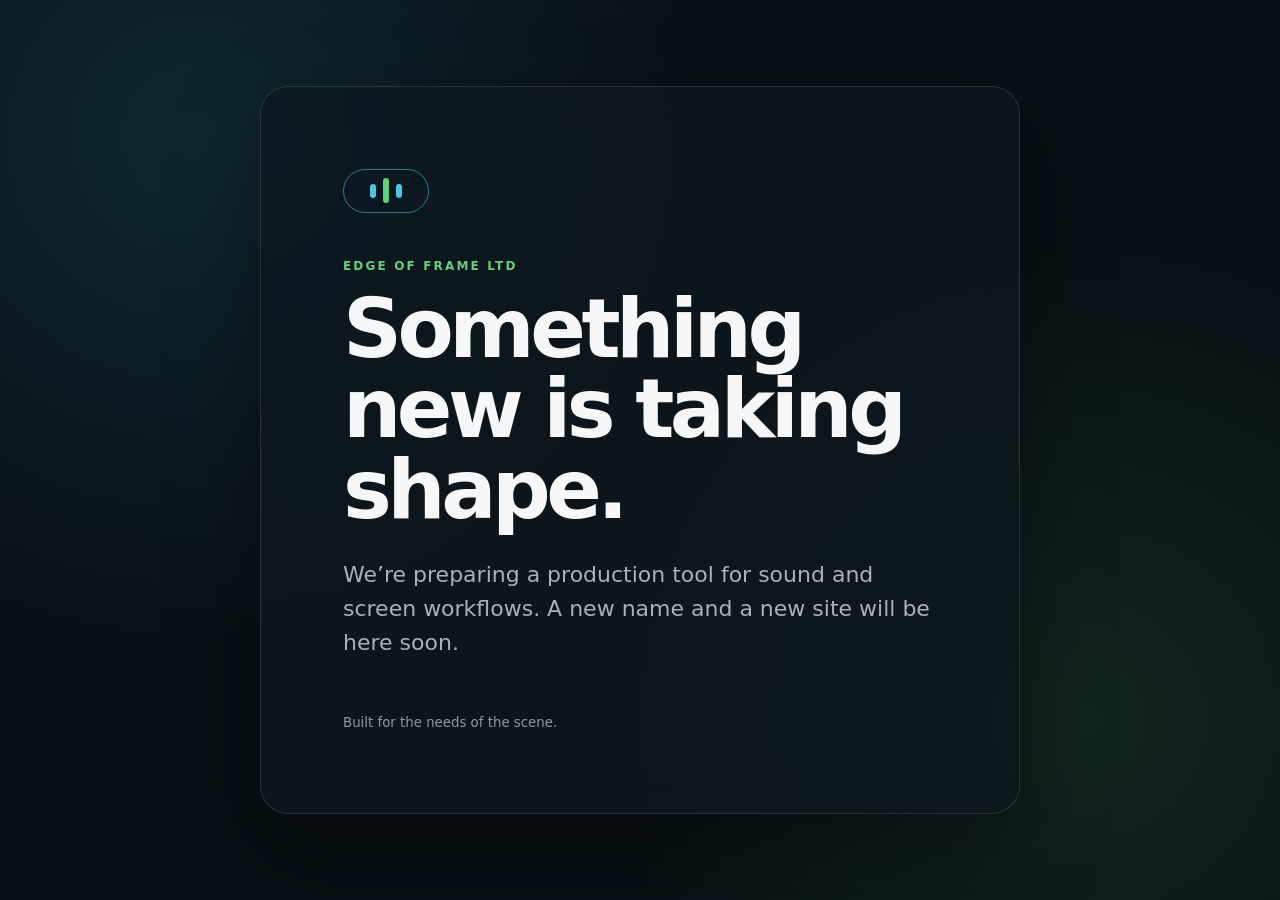
<file: index.html>
<!doctype html>
<html lang="en-GB">
<head>
  <meta charset="utf-8">
  <meta name="viewport" content="width=device-width, initial-scale=1">
  <meta name="description" content="A new production tool from Edge of Frame Ltd is taking shape.">
  <meta name="robots" content="noindex, nofollow">
  <title>Something new is taking shape</title>
  <link rel="stylesheet" href="styles.css?v=9">
</head>
<body>
  <main class="placeholder">
    <section class="placeholder-card" aria-labelledby="coming-soon-title">
      <div class="signal" aria-hidden="true"><span></span><span></span><span></span></div>
      <p class="eyebrow">Edge of Frame Ltd</p>
      <h1 id="coming-soon-title">Something new is taking shape.</h1>
      <p>We’re preparing a production tool for sound and screen workflows. A new name and a new site will be here soon.</p>
      <small>Built for the needs of the scene.</small>
    </section>
  </main>
</body>
</html>
</file>
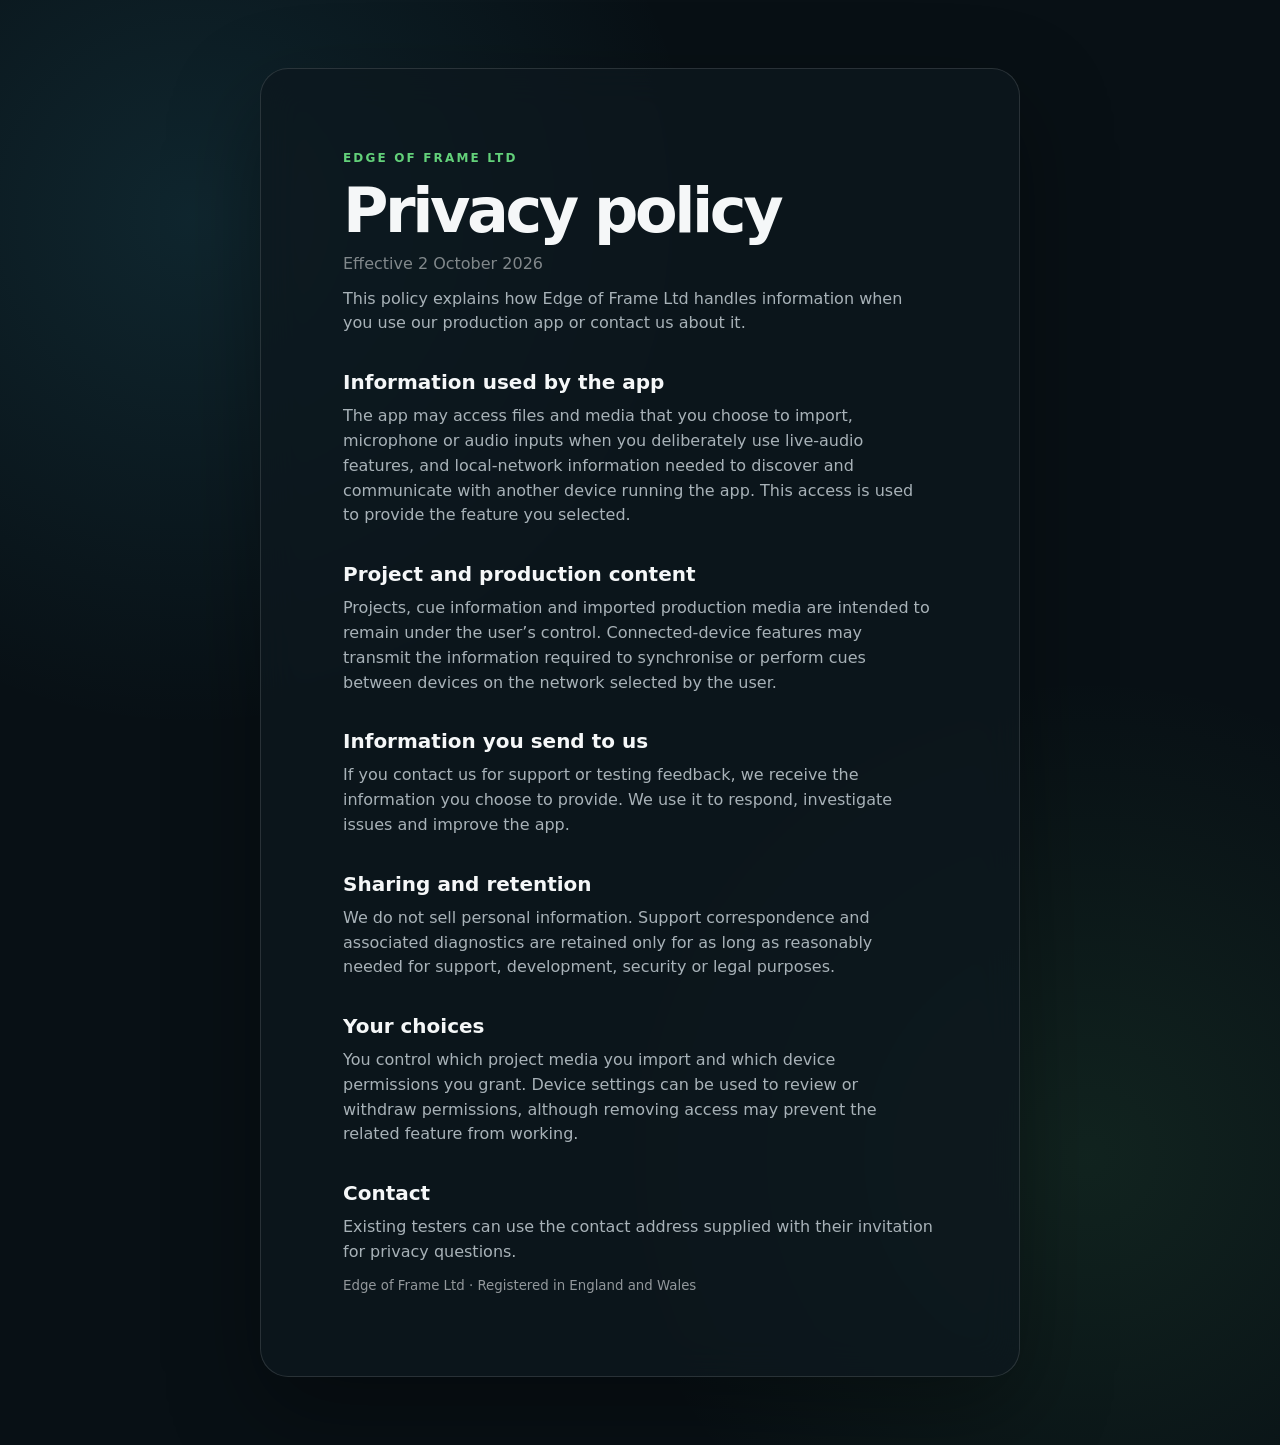
<file: privacy.html>
<!doctype html>
<html lang="en-GB">
<head>
  <meta charset="utf-8">
  <meta name="viewport" content="width=device-width, initial-scale=1">
  <meta name="robots" content="noindex, nofollow">
  <title>Privacy — Edge of Frame Ltd</title>
  <link rel="stylesheet" href="styles.css?v=9">
</head>
<body>
  <main class="placeholder"><section class="placeholder-card policy">
    <p class="eyebrow">Edge of Frame Ltd</p>
    <h1>Privacy policy</h1>
    <p class="meta">Effective 2 October 2026</p>
    <p>This policy explains how Edge of Frame Ltd handles information when you use our production app or contact us about it.</p>
    <h2>Information used by the app</h2>
    <p>The app may access files and media that you choose to import, microphone or audio inputs when you deliberately use live-audio features, and local-network information needed to discover and communicate with another device running the app. This access is used to provide the feature you selected.</p>
    <h2>Project and production content</h2>
    <p>Projects, cue information and imported production media are intended to remain under the user’s control. Connected-device features may transmit the information required to synchronise or perform cues between devices on the network selected by the user.</p>
    <h2>Information you send to us</h2>
    <p>If you contact us for support or testing feedback, we receive the information you choose to provide. We use it to respond, investigate issues and improve the app.</p>
    <h2>Sharing and retention</h2>
    <p>We do not sell personal information. Support correspondence and associated diagnostics are retained only for as long as reasonably needed for support, development, security or legal purposes.</p>
    <h2>Your choices</h2>
    <p>You control which project media you import and which device permissions you grant. Device settings can be used to review or withdraw permissions, although removing access may prevent the related feature from working.</p>
    <h2>Contact</h2>
    <p>Existing testers can use the contact address supplied with their invitation for privacy questions.</p>
    <small>Edge of Frame Ltd · Registered in England and Wales</small>
  </section></main>
</body>
</html>
</file>
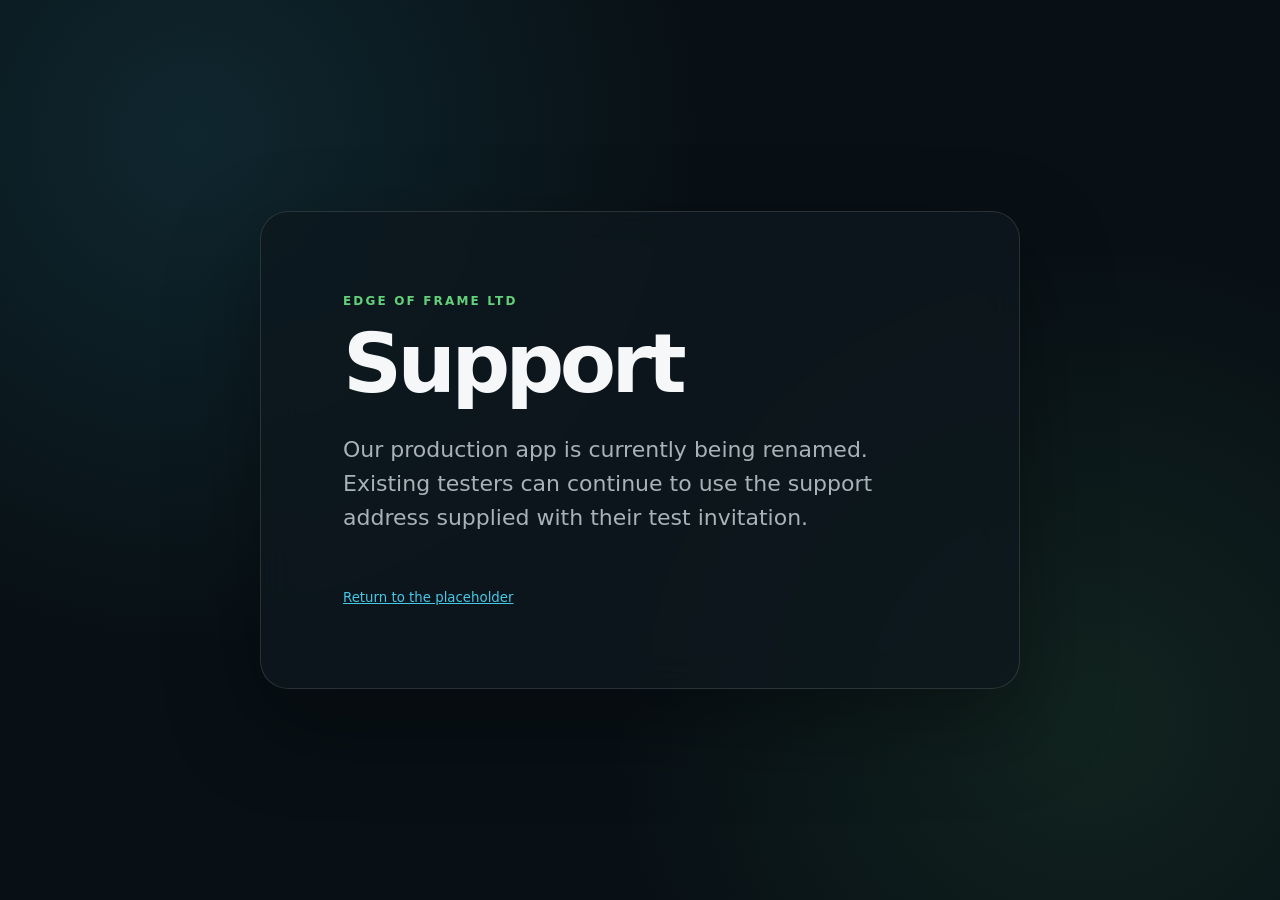
<file: support.html>
<!doctype html>
<html lang="en-GB">
<head>
  <meta charset="utf-8">
  <meta name="viewport" content="width=device-width, initial-scale=1">
  <meta name="robots" content="noindex, nofollow">
  <title>Support — Edge of Frame Ltd</title>
  <link rel="stylesheet" href="styles.css?v=9">
</head>
<body>
  <main class="placeholder"><section class="placeholder-card">
    <p class="eyebrow">Edge of Frame Ltd</p>
    <h1>Support</h1>
    <p>Our production app is currently being renamed. Existing testers can continue to use the support address supplied with their test invitation.</p>
    <small><a href="index.html">Return to the placeholder</a></small>
  </section></main>
</body>
</html>
</file>
<file: styles.css>
:root {
  color-scheme: dark;
  --ink: #f5f7f8;
  --muted: #a8b2b8;
  --line: rgba(255, 255, 255, .12);
  --green: #63d17a;
  --cyan: #46c8e8;
}

* { box-sizing: border-box; }
html, body { min-height: 100%; }

body {
  margin: 0;
  background:
    radial-gradient(circle at 15% 15%, rgba(70, 200, 232, .12), transparent 32rem),
    radial-gradient(circle at 85% 80%, rgba(99, 209, 122, .10), transparent 30rem),
    #081015;
  color: var(--ink);
  font-family: Inter, ui-sans-serif, system-ui, -apple-system, BlinkMacSystemFont, "Segoe UI", sans-serif;
}

.placeholder {
  min-height: 100vh;
  display: grid;
  place-items: center;
  padding: 28px;
}

.placeholder-card {
  width: min(760px, 100%);
  padding: clamp(36px, 8vw, 82px);
  border: 1px solid var(--line);
  border-radius: 28px;
  background: rgba(13, 24, 30, .78);
  box-shadow: 0 34px 90px rgba(0, 0, 0, .35);
  backdrop-filter: blur(18px);
}

.signal {
  width: 86px;
  height: 44px;
  display: flex;
  align-items: center;
  justify-content: center;
  gap: 7px;
  margin-bottom: 46px;
  border: 1px solid rgba(70, 200, 232, .55);
  border-radius: 999px;
}

.signal span {
  display: block;
  width: 6px;
  border-radius: 999px;
  background: var(--cyan);
}

.signal span:nth-child(1), .signal span:nth-child(3) { height: 14px; }
.signal span:nth-child(2) { height: 25px; background: var(--green); }

.eyebrow {
  margin: 0 0 16px;
  color: var(--green);
  font-size: 12px;
  font-weight: 800;
  letter-spacing: .18em;
  text-transform: uppercase;
}

h1 {
  max-width: 620px;
  margin: 0;
  font-size: clamp(42px, 8vw, 82px);
  line-height: .98;
  letter-spacing: -.055em;
}

p:not(.eyebrow) {
  max-width: 590px;
  margin: 28px 0 52px;
  color: var(--muted);
  font-size: clamp(17px, 2.3vw, 22px);
  line-height: 1.55;
}

small { color: rgba(245, 247, 248, .58); }
small a { color: var(--cyan); }

.policy { margin: 40px 0; }
.policy h1 { font-size: clamp(38px, 6vw, 62px); }
.policy h2 { margin: 34px 0 8px; font-size: 20px; }
.policy p:not(.eyebrow) { margin: 10px 0; font-size: 16px; }
.policy .meta { color: rgba(245, 247, 248, .5); }

@media (max-width: 560px) {
  .placeholder { padding: 14px; }
  .placeholder-card { border-radius: 20px; }
  .signal { margin-bottom: 34px; }
}
</file>
